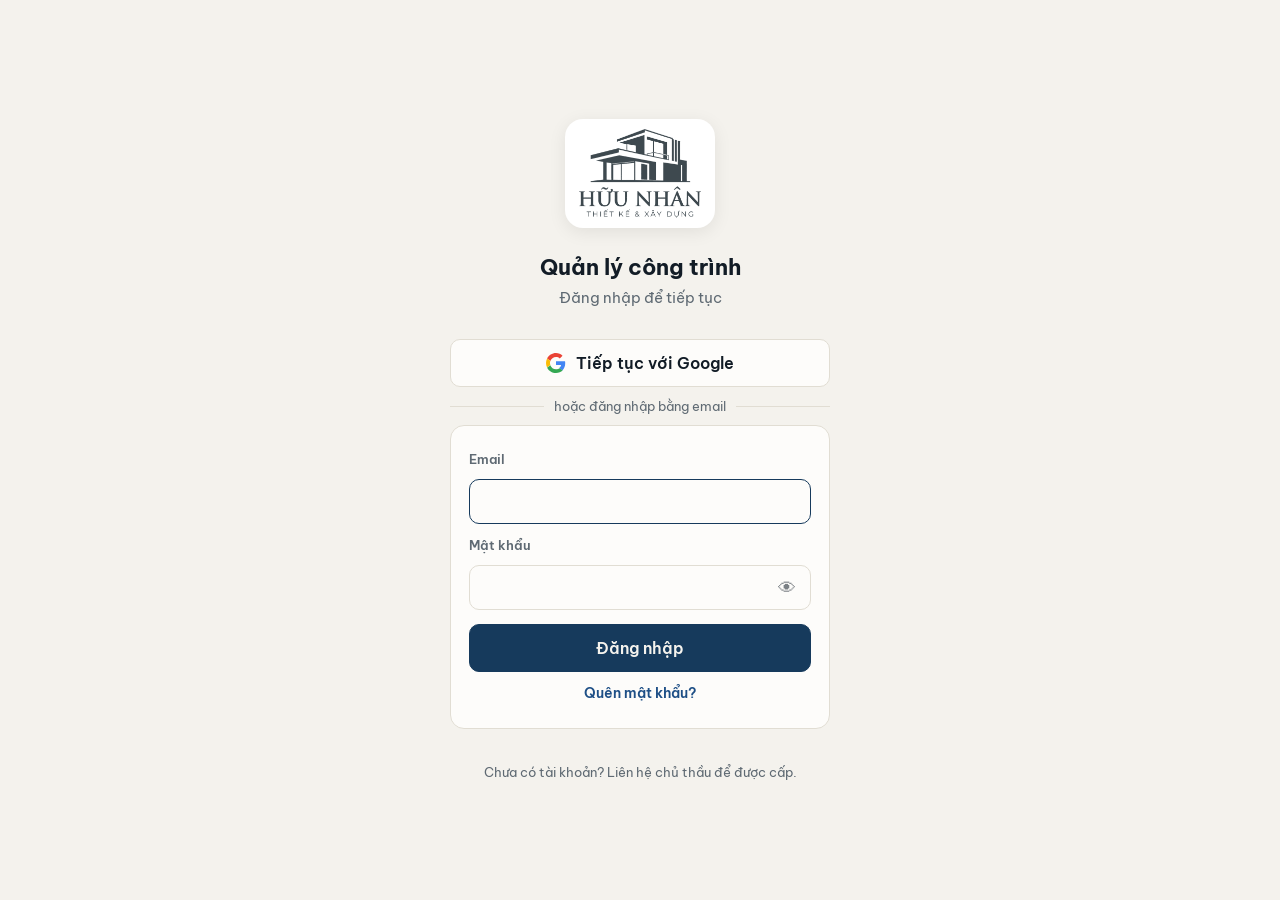
<file: xaydung/index.html>
<!DOCTYPE html>
<html lang="vi">
<head>
<meta charset="UTF-8">
<meta name="viewport" content="width=device-width, initial-scale=1, viewport-fit=cover">
<title>Hữu Nhân – Quản lý công trình</title>
<meta name="description" content="Quản lý dự án xây dựng: báo giá, nhật ký thi công, chi phí">
<meta name="theme-color" content="#163a5c">
<meta name="apple-mobile-web-app-capable" content="yes">
<meta name="mobile-web-app-capable" content="yes">
<meta name="apple-mobile-web-app-status-bar-style" content="default">
<meta name="apple-mobile-web-app-title" content="Hữu Nhân">
<link rel="manifest" href="manifest.webmanifest">
<link rel="icon" href="icon.svg" type="image/svg+xml">
<link rel="apple-touch-icon" href="icon-180.png">
<link rel="stylesheet" href="https://fonts.googleapis.com/css2?family=Be+Vietnam+Pro:wght@400;500;600;700;800&display=swap">
<link rel="stylesheet" href="style.css">
</head>
<body>
<nav id="nav" aria-label="Điều hướng chính"></nav>
<div id="shell">
  <header id="top">
    <h1 id="title"></h1>
    <button id="syncChip" class="syncchip" data-act="tab" data-id="settings" hidden></button>
    <select id="pfilter" aria-label="Lọc theo dự án"></select>
  </header>
  <main id="main"></main>
</div>
<button id="fab" data-act="add" aria-label="Thêm mới">+</button>
<div id="overlay" hidden></div>
<div id="viewer" hidden data-act="closeViewer"><img alt="Ảnh nhật ký"></div>
<div id="toast" role="status" aria-live="polite"></div>
<div id="print"></div>
<div id="gate" hidden>
  <div class="g-box">
    <img src="logo.png" alt="Hữu Nhân – Thiết kế &amp; Xây dựng" class="g-logo">
    <h1>Quản lý công trình</h1>
    <p class="g-sub">Đăng nhập để tiếp tục</p>
    <div class="g-load"><span class="g-spin"></span> Đang mở…</div>
    <div id="gLogin" hidden>
      <div id="gAccts"></div>
      <div id="gOther">
        <button class="btn g-google" type="button" id="gGoogle"><svg viewBox="0 0 48 48" width="20" height="20" aria-hidden="true"><path fill="#EA4335" d="M24 9.5c3.5 0 6.6 1.2 9 3.5l6.7-6.7C35.6 2.4 30.2 0 24 0 14.6 0 6.6 5.4 2.6 13.3l7.8 6C12.3 13.5 17.6 9.5 24 9.5z"/><path fill="#4285F4" d="M46.1 24.6c0-1.6-.1-3.1-.4-4.6H24v9h12.4c-.5 2.9-2.2 5.3-4.6 7l7.4 5.7c4.3-4 6.9-9.9 6.9-17.1z"/><path fill="#FBBC05" d="M10.4 28.7c-.5-1.4-.8-3-.8-4.7s.3-3.2.8-4.7l-7.8-6C.9 16.6 0 20.2 0 24s.9 7.4 2.6 10.7l7.8-6z"/><path fill="#34A853" d="M24 48c6.5 0 11.9-2.1 15.9-5.8l-7.4-5.7c-2.1 1.4-4.8 2.3-8.5 2.3-6.4 0-11.7-4-13.6-9.6l-7.8 6C6.6 42.6 14.6 48 24 48z"/></svg>Tiếp tục với Google</button>
        <div class="g-or"><span>hoặc đăng nhập bằng email</span></div>
        <form id="gForm">
          <label for="gEmail">Email</label><input id="gEmail" type="email" autocomplete="username" autocapitalize="off" autocorrect="off" spellcheck="false" required>
          <label for="gPass">Mật khẩu</label><div class="g-pw"><input id="gPass" type="password" autocomplete="current-password" required><button type="button" class="g-eye" id="gEye" aria-label="Hiện mật khẩu" aria-pressed="false">👁</button></div>
          <button class="btn primary" type="submit">Đăng nhập</button>
          <button class="linkbtn g-forgot" type="button" id="gForgot">Quên mật khẩu?</button>
        </form>
      </div>
      <p id="gErr" class="g-err" role="alert"></p>
      <p class="g-hint">Chưa có tài khoản? Liên hệ chủ thầu để được cấp.</p>
    </div>
    <div id="gPend" hidden>
      <div class="g-acct g-pwho" id="gPendWho"></div>
      <p class="g-pmsg" id="gPendMsg"></p>
      <div class="g-pbtn"><button class="btn primary" type="button" id="gPendCheck">⟳ Kiểm tra lại</button><button class="btn" type="button" id="gPendOut">Đăng xuất</button></div>
    </div>
    <form id="gNew" hidden>
      <label for="gNewPass">Mật khẩu mới (ít nhất 6 ký tự)</label><input id="gNewPass" type="password" autocomplete="new-password" required>
      <label for="gNewPass2">Nhập lại mật khẩu mới</label><input id="gNewPass2" type="password" autocomplete="new-password" required>
      <p id="gNewErr" class="g-err" role="alert"></p>
      <button class="btn primary" type="submit">Lưu mật khẩu mới</button>
    </form>
  </div>
</div>
<script src="config.js"></script>
<script src="app.js"></script>
<script src="sync.js"></script>
<script src="docs.js"></script>
<script src="accept.js"></script>
<script src="share.js"></script>
<script src="progress.js"></script>
<script src="crew.js"></script>
</body>
</html>
</file>
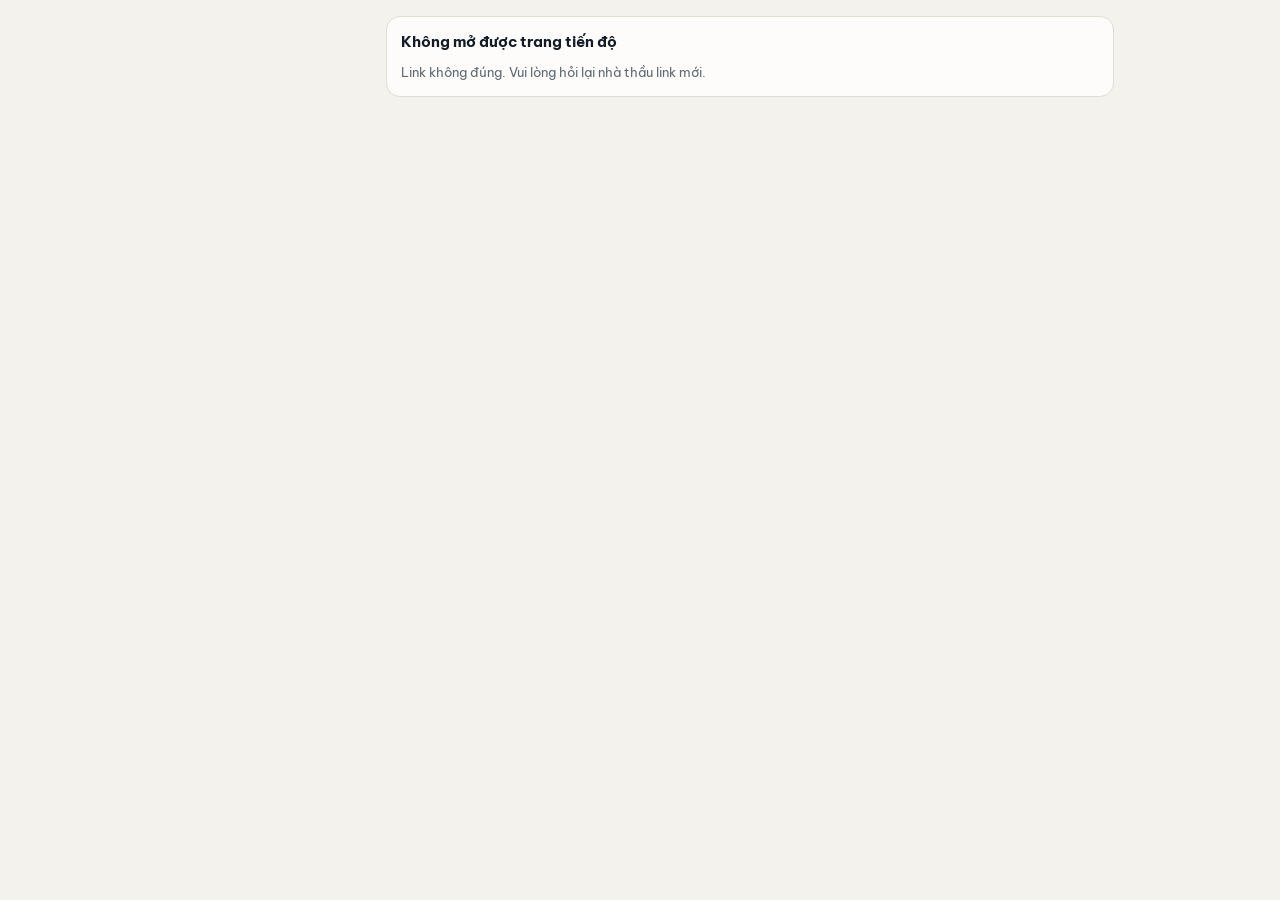
<file: xaydung/xem.html>
<!DOCTYPE html>
<html lang="vi">
<head>
<meta charset="UTF-8">
<meta name="viewport" content="width=device-width, initial-scale=1, viewport-fit=cover">
<title>Tiến độ công trình – Hữu Nhân</title>
<meta name="robots" content="noindex, nofollow">
<meta name="referrer" content="no-referrer">
<meta name="theme-color" content="#163a5c">
<link rel="icon" href="icon.svg" type="image/svg+xml">
<link rel="stylesheet" href="https://fonts.googleapis.com/css2?family=Be+Vietnam+Pro:wght@400;500;600;700;800&display=swap">
<link rel="stylesheet" href="style.css">
<style>
  .xv { max-width: 760px; margin: 0 auto; padding: 16px 16px calc(28px + var(--sab)); }
  .xv-top { display: flex; align-items: center; gap: 10px; margin-bottom: 14px; }
  .xv-top img { width: 64px; height: auto; background: #fff; border-radius: 10px; padding: 4px; }
  .xv-top .co { font-weight: 700; font-size: 14px; } .xv-top .ph { font-size: 13px; color: var(--muted); } .xv-top .ph a { color: var(--blue); font-weight: 700; text-decoration: none; }
  .xv ul { margin: 4px 0; padding-left: 20px; }
  .xv h1 { font-size: 22px; line-height: 1.25; }
  .xv h2 { font-size: 16px; margin: 22px 0 10px; }
  .xv-cover { width: 100%; aspect-ratio: 16 / 9; object-fit: cover; border-radius: var(--radius); display: block; margin-bottom: 12px; background: var(--gray-soft); }
  .xv-pct { font-size: 40px; font-weight: 800; line-height: 1; }
  .xv-bar { height: 12px; margin-top: 10px; }
  .xv-kv { display: grid; grid-template-columns: repeat(3, minmax(0, 1fr)); gap: 8px; margin-top: 12px; }
  .xv-kv div { background: var(--bg); border-radius: 10px; padding: 8px 10px; } .xv-kv small { display: block; color: var(--muted); font-size: 12px; } .xv-kv b { font-size: 15px; }
  .xv-g { border: 1px solid var(--line); border-radius: 12px; background: var(--card); margin-bottom: 8px; overflow: hidden; }
  .xv-g > summary { list-style: none; display: flex; align-items: center; gap: 10px; padding: 11px 12px; cursor: pointer; font-weight: 600; }
  .xv-g > summary::-webkit-details-marker { display: none; }
  .xv-g > summary .grow { flex: 1; min-width: 0; }
  .xv-g[open] > summary { border-bottom: 1px solid var(--line); }
  .xv-t { padding: 9px 12px; border-top: 1px solid var(--line); }
  .xv-t:first-of-type { border-top: 0; }
  .xv-t .row { align-items: flex-start; }
  .xv-ths { display: flex; gap: 6px; margin-top: 6px; overflow-x: auto; }
  .xv-ths img, .xv-gal img { width: 84px; height: 84px; object-fit: cover; border-radius: 8px; flex: none; cursor: zoom-in; background: var(--gray-soft); display: block; }
  .xv-gal { display: grid; grid-template-columns: repeat(auto-fill, minmax(104px, 1fr)); gap: 6px; }
  .xv-gal img { width: 100%; height: auto; aspect-ratio: 1; }
  .xv-log { padding: 10px 0; border-top: 1px solid var(--line); } .xv-log:first-child { border-top: 0; }
  .xv-pre { white-space: pre-wrap; }
  .dot { display: inline-block; width: 10px; height: 10px; border-radius: 50%; flex: none; margin-top: 5px; background: var(--line); }
  .dot.done { background: var(--st-done); } .dot.doing { background: var(--st-doing); } .dot.late { background: var(--st-late); }
  #lb { position: fixed; inset: 0; background: rgba(0, 0, 0, .9); display: flex; align-items: center; justify-content: center; z-index: 50; }
  #lb[hidden] { display: none; } #lb img { max-width: 100vw; max-height: 100vh; object-fit: contain; }
  .xv-foot { text-align: center; color: var(--muted); font-size: 12.5px; margin-top: 26px; }
  @media (max-width: 480px) { .xv-kv { grid-template-columns: minmax(0, 1fr) minmax(0, 1fr); } .xv-kv div:last-child { grid-column: 1 / -1; } }
</style>
</head>
<body>
<main class="xv" id="xv"><p class="muted">Đang tải tiến độ công trình…</p></main>
<div id="lb" hidden><img alt="Ảnh công trình"></div>
<script src="config.js"></script>
<script src="xem.js"></script>
</body>
</html>
</file>
<file: xaydung/style.css>
:root {
  /* Bảng màu thương hiệu Xây dựng Hữu Nhân */
  --ink: #121c26; --paper: #f4f2ed; --blueprint: #163a5c; --brick: #b4532f; --sun: #f2b866; --concrete: #8d9499;
  --bg: var(--paper); --card: #fdfcfa; --text: var(--ink); --muted: #5f6a73; --line: #e1ddd3;
  --accent: var(--blueprint); --accent-soft: #e1e9f1; --on-accent: var(--paper);
  --fab: var(--sun); --on-fab: #1a1206; --bar: var(--brick);
  --green: #2e6b4f; --green-soft: #e1efe7; --red: #b4532f; --red-soft: #f7e6de;
  --blue: #1e4f86; --blue-soft: #e1e9f1; --warm-soft: #fbedd3; --warm: #8a5a12; --gray-soft: #e9e6de;
  --radius: 14px; --nav-h: 60px;
  --sab: env(safe-area-inset-bottom, 0px); --sat: env(safe-area-inset-top, 0px);
}
@media (prefers-color-scheme: dark) {
  :root {
    --bg: var(--ink); --card: #1a2733; --text: var(--paper); --muted: #9aa5ad; --line: #2b3a48;
    --accent: var(--sun); --accent-soft: #2c3642; --on-accent: #1a1206;
    --green: #6fc49a; --green-soft: #173327; --red: #e58a66; --red-soft: #3b231a;
    --blue: #8db8e8; --blue-soft: #1b3047; --warm-soft: #3a2f1a; --warm: var(--sun); --gray-soft: #243240;
  }
}
* { box-sizing: border-box; }
html { -webkit-text-size-adjust: 100%; }
body {
  margin: 0; background: var(--bg); color: var(--text);
  font: 15px/1.45 "Be Vietnam Pro", -apple-system, BlinkMacSystemFont, "Segoe UI", Roboto, "Helvetica Neue", Arial, sans-serif;
  -webkit-tap-highlight-color: transparent;
}
button, input, select, textarea { font: inherit; color: inherit; }
button { cursor: pointer; }
h1, h2, h3, p { margin: 0; }

/* ---------- Layout ---------- */
#shell { padding-bottom: calc(var(--nav-h) + var(--sab) + 84px); }
#top {
  position: sticky; top: 0; z-index: 5; display: flex; align-items: center; gap: 10px;
  padding: calc(10px + var(--sat)) 16px 10px; background: var(--bg);
  border-bottom: 1px solid var(--line);
}
#title { font-size: 20px; font-weight: 800; letter-spacing: -.01em; flex: 1; white-space: nowrap; }
#pfilter { max-width: 55%; }
.syncchip { flex: none; display: inline-flex; align-items: center; gap: 5px; border: 1px solid var(--line); background: var(--card); color: var(--muted); border-radius: 99px; padding: 5px 10px; font-size: 12.5px; font-weight: 600; white-space: nowrap; }
.syncchip[hidden] { display: none; }
.syncchip.ok { color: var(--green); }
.syncchip.warn { color: var(--red); border-color: currentColor; }
@media (max-width: 520px) { .syncchip span { display: none; } .syncchip { padding: 5px 9px; } }
#main { padding: 14px 16px; max-width: 1100px; margin: 0 auto; }

#nav {
  position: fixed; left: 0; right: 0; bottom: 0; z-index: 10; display: flex;
  background: var(--card); border-top: 1px solid var(--line); padding-bottom: var(--sab);
}
#nav .brand { display: none; }
#nav button {
  flex: 1; height: var(--nav-h); border: 0; background: none; color: var(--muted);
  display: flex; flex-direction: column; align-items: center; justify-content: center; gap: 2px;
  font-size: 10.5px; font-weight: 600; padding: 0; white-space: nowrap;
}
#nav button svg { width: 23px; height: 23px; }
#nav button.on { color: var(--accent); }

#fab {
  position: fixed; right: 18px; bottom: calc(var(--nav-h) + var(--sab) + 16px); z-index: 9;
  width: 58px; height: 58px; border-radius: 50%; border: 0; background: var(--fab); color: var(--on-fab);
  font-size: 32px; line-height: 1; box-shadow: 0 6px 18px rgba(0,0,0,.25);
}

@media (min-width: 900px) {
  body { padding-left: 220px; }
  #nav {
    top: 0; right: auto; width: 220px; flex-direction: column; border-top: 0;
    border-right: 1px solid var(--line); padding: 16px 10px; gap: 4px;
  }
  #nav { background: var(--ink); border-right-color: var(--ink); }
  #nav button { color: rgba(244,242,237,.72); }
  #nav button.on { background: rgba(244,242,237,.1); color: var(--sun); }
  #nav .brand { display: flex; align-items: center; gap: 10px; color: var(--paper); padding: 4px 10px 18px; }
  #nav .brand b { display: block; font-weight: 800; font-size: 16px; letter-spacing: .12em; line-height: 1; }
  #nav .brand small { display: block; white-space: nowrap; font-size: 10px; letter-spacing: .08em; text-transform: uppercase; opacity: .7; margin-top: 5px; }
  #nav .brand img { width: 34px; height: 34px; border-radius: 8px; }
  #nav button { flex: none; flex-direction: row; justify-content: flex-start; gap: 12px; height: 46px; padding: 0 12px; border-radius: 10px; font-size: 14.5px; }
  #shell { padding-bottom: 100px; }
  #fab { bottom: 28px; right: 28px; }
  #top { padding: 16px 24px; }
  #main { padding: 20px 24px; }
}

/* ---------- Components ---------- */
.card { min-width: 0; background: var(--card); border: 1px solid var(--line); border-radius: var(--radius); padding: 14px; }
.list { display: grid; gap: 10px; grid-template-columns: minmax(0, 1fr); }
@media (min-width: 900px) { .list.cols { grid-template-columns: minmax(0, 1fr) minmax(0, 1fr); } }
.row { display: flex; align-items: center; gap: 10px; }
.row .grow { flex: 1; min-width: 0; }
.between { justify-content: space-between; }
.wrap { flex-wrap: wrap; row-gap: 2px; }
.muted { color: var(--muted); }
.small { font-size: 13px; }
.bold { font-weight: 700; }
.num { font-variant-numeric: tabular-nums; white-space: nowrap; }
.pos { color: var(--green); } .neg { color: var(--red); }
.clip { overflow: hidden; text-overflow: ellipsis; white-space: nowrap; }
.pre { white-space: pre-wrap; overflow-wrap: anywhere; }
.mt { margin-top: 10px; } .mb { margin-bottom: 12px; }
.tap { cursor: pointer; }
.tap:active { opacity: .7; }

.stats { display: grid; grid-template-columns: minmax(0, 1fr) minmax(0, 1fr); gap: 10px; margin-bottom: 14px; }
@media (min-width: 700px) { .stats { grid-template-columns: repeat(4, 1fr); } .stats.three { grid-template-columns: repeat(3, 1fr); } }
.stat { background: var(--card); border: 1px solid var(--line); border-radius: var(--radius); padding: 12px 14px; }
.stats.three { grid-template-columns: repeat(3, minmax(0, 1fr)); }
.stats.three .stat { padding: 10px; }
.stats.three .v { font-size: 16px; }
.stat .k { font-size: 12.5px; color: var(--muted); }
.stat .v { font-size: 19px; font-weight: 700; margin-top: 2px; }

.badge { display: inline-block; padding: 2px 9px; border-radius: 99px; font-size: 12px; font-weight: 600; background: var(--gray-soft); color: var(--muted); white-space: nowrap; }
.badge.green { background: var(--green-soft); color: var(--green); }
.badge.orange { background: var(--warm-soft); color: var(--warm); }
.badge.blue { background: var(--blue-soft); color: var(--blue); }
.badge.red { background: var(--red-soft); color: var(--red); }

.bar { height: 8px; border-radius: 99px; background: var(--gray-soft); overflow: hidden; }
.bar > i { display: block; height: 100%; border-radius: 99px; background: var(--bar); }
.bar > i.over { background: var(--red); }
.bar > i.ok { background: var(--green); }

.btn {
  border: 1px solid var(--line); background: var(--card); border-radius: 10px; padding: 9px 14px;
  font-weight: 600; min-height: 42px; display: inline-flex; align-items: center; justify-content: center; gap: 6px;
}
.btn.primary { background: var(--accent); border-color: var(--accent); color: var(--on-accent); }
.btn.danger { color: var(--red); }
.btn.sm { min-height: 34px; padding: 5px 11px; font-size: 13px; }
.btns { display: flex; flex-wrap: wrap; gap: 8px; }
.linkbtn { border: 0; background: none; color: var(--blue); font-weight: 600; padding: 6px 0; font-size: 13.5px; }

.chips { display: flex; gap: 8px; overflow-x: auto; margin-bottom: 12px; padding-bottom: 2px; }
.chip { border: 1px solid var(--line); background: var(--card); border-radius: 99px; padding: 6px 14px; font-size: 13.5px; font-weight: 600; white-space: nowrap; color: var(--muted); }
.chip.on { background: var(--accent); border-color: var(--accent); color: var(--on-accent); }

.empty { text-align: center; padding: 40px 16px; color: var(--muted); }
.empty .big { font-size: 44px; }
.empty h3 { color: var(--text); margin: 8px 0 6px; }
.empty .btns { justify-content: center; margin-top: 16px; }

input, select, textarea {
  width: 100%; border: 1px solid var(--line); background: var(--card); border-radius: 10px;
  padding: 10px 12px; min-height: 44px; font-size: 16px; outline: none;
}
textarea { min-height: 84px; resize: vertical; }
input:focus, select:focus, textarea:focus { border-color: var(--accent); }
label { display: block; font-size: 13px; font-weight: 600; color: var(--muted); margin-bottom: 4px; }
.fields { display: grid; grid-template-columns: minmax(0, 1fr) minmax(0, 1fr); gap: 12px; }
.fields .full { grid-column: 1 / -1; }
.right { text-align: right; }

.thumbs { display: flex; flex-wrap: wrap; gap: 8px; margin-top: 8px; }
.thumbs .ph { position: relative; }
.thumbs img { width: 72px; height: 72px; object-fit: cover; border-radius: 10px; background: var(--gray-soft); display: block; cursor: pointer; }
.thumbs .ph button { position: absolute; top: -6px; right: -6px; width: 24px; height: 24px; border-radius: 50%; border: 0; background: var(--red); color: #fff; line-height: 1; }

.frow { display: flex; align-items: center; gap: 10px; padding: 8px 10px; border: 1px solid var(--line); border-radius: 10px; margin-top: 6px; background: var(--card); min-height: 42px; }
.frow .grow { flex: 1; min-width: 0; }
.frow button { border: 0; background: none; color: var(--red); font-size: 20px; line-height: 1; padding: 0 4px; }
/* Ảnh phối cảnh trên thẻ dự án */
.pcard { overflow: hidden; }
.pcard .cover.add { display: flex; align-items: center; justify-content: center; aspect-ratio: 16 / 5; border: 0; border-bottom: 1px dashed var(--line); color: var(--muted); font-weight: 600; font-size: 14px; cursor: pointer; }
.pcard .cover.add:hover { color: var(--accent); }
.pcard .cover { display: block; width: calc(100% + 28px); max-width: none; margin: -14px -14px 12px; aspect-ratio: 16 / 10; object-fit: cover; object-position: center 40%; background: var(--gray-soft); cursor: zoom-in; }

/* Soạn hợp đồng */
.ctgrid { display: grid; gap: 16px; }
@media (min-width: 900px) { .ctgrid { grid-template-columns: 340px minmax(0, 1fr); align-items: start; } }
.paper { background: #fff; color: #111; border: 1px solid var(--line); border-radius: 8px; padding: 24px 28px; font: 15px/1.5 "Times New Roman", Times, serif; max-height: 75vh; overflow: auto; outline: none; }
.paper:focus { border-color: var(--accent); }
@media (max-width: 600px) { .paper { padding: 14px; font-size: 14px; } }
.ct h1 { font-size: 1.2em; text-align: center; margin: 10px 0 2px; }
.ct h2 { font-size: 1em; margin: 14px 0 4px; }
.ct p { margin: 4px 0; }
.ct ul, .ct ol { margin: 2px 0; padding-left: 22px; }
.ct table { border-collapse: collapse; width: 100%; margin: 6px 0; }
.ct th, .ct td { border: 1px solid #333; padding: 4px 6px; vertical-align: top; text-align: left; }
.ct th { background: #f0f0f0; }
.ct .c { text-align: center; } .ct .r { text-align: right; white-space: nowrap; }
.ct table.nb td { border: 0; }
.ct table.qt th, .ct table.qt td { padding: 3px 6px; font-size: .9em; line-height: 1.35; }
.ct table.qt th { font-size: .82em; }
.ct table.signs { margin-top: 24px; page-break-inside: avoid; }
/* Màu trạng thái tiến độ (đã kiểm phân biệt được với người mù màu, sáng và tối) */
:root { --st-done: #2f855a; --st-doing: #c98a12; --st-late: #c0392b; }
@media (prefers-color-scheme: dark) { :root { --st-done: #2f9a68; --st-doing: #c98a16; --st-late: #e8546a; } }
.warn { color: var(--warm); font-weight: 600; }
.due-card { border-color: var(--st-doing); }
.pay-card .pay-row { display: flex; align-items: center; gap: 10px; padding: 8px 0; border-top: 1px solid var(--line); }
.pay-card .pay-row:first-of-type { margin-top: 8px; }
.pay-card .pay-row.paid { opacity: .7; }
.pay-card .pay-row.due { background: var(--warm-soft); margin: 0 -14px; padding: 8px 14px; }
.pay-card details summary { cursor: pointer; color: var(--blue); font-weight: 600; padding: 4px 0; }
.kvrow.plink { grid-template-columns: minmax(0, 1fr) minmax(0, 1.6fr); }
.kvrow.plink select { min-height: 38px; padding: 6px 8px; font-size: 14px; }
.sheet.xwide { max-width: min(1240px, 96vw); }
/* Biểu đồ thời gian */
.gt-legend { display: flex; flex-wrap: wrap; gap: 6px 14px; margin: 0 0 8px; color: var(--muted); }
.gt-legend .sw { display: inline-block; width: 18px; height: 6px; border-radius: 3px; margin-right: 5px; vertical-align: middle; }
.gt-legend .sw.plan { height: 12px; background: var(--gray-soft); border: 1px solid var(--line); border-radius: 4px; }
.sw.done, .gt-act.done { background: var(--st-done); }
.sw.doing, .gt-act.doing { background: var(--st-doing); }
.sw.late, .gt-act.late { background: var(--st-late); }
.gt-legend .sw.today { width: 0; height: 12px; border-left: 2px dashed var(--accent); border-radius: 0; }
.gantt { overflow-x: auto; border: 1px solid var(--line); border-radius: 12px; background: var(--card); -webkit-overflow-scrolling: touch; }
.gt-in { position: relative; width: max-content; min-width: 100%; }
.gt-row { display: flex; height: 30px; border-top: 1px solid var(--line); cursor: pointer; }
.gt-row:hover .gt-name { color: var(--accent); }
.gt-row.gt-head { height: 26px; border-top: 0; cursor: default; }
.gt-row.g { background: var(--gray-soft); cursor: default; }
.gt-name { position: sticky; left: 0; z-index: 2; flex: none; background: var(--card); padding: 0 10px; display: flex; align-items: center; font-size: 12.5px; overflow: hidden; white-space: nowrap; text-overflow: ellipsis; border-right: 1px solid var(--line); }
.gt-name { display: block; line-height: 30px; }
.gt-row.g .gt-name { background: var(--gray-soft); font-weight: 700; }
.gt-row.gt-head .gt-name { line-height: 26px; }
.gt-track { position: relative; flex: none; overflow: hidden; background-image: repeating-linear-gradient(90deg, var(--line) 0 1px, transparent 1px var(--wk)); background-position: var(--off) 0; }
.gt-head .gt-track span { position: absolute; top: 5px; padding-left: 3px; font-size: 11px; color: var(--muted); white-space: nowrap; }
.gt-plan { position: absolute; top: 8px; height: 14px; border-radius: 4px; background: var(--gray-soft); border: 1px solid var(--line); box-sizing: border-box; }
.gt-row.g .gt-plan { top: 12px; height: 6px; border: 0; background: var(--muted); opacity: .45; }
.gt-act { position: absolute; top: 12px; height: 6px; border-radius: 3px; box-shadow: 0 0 0 2px var(--card); }
.gt-g { position: absolute; top: 6px; font-size: 12px; line-height: 18px; }
.gt-g.done { color: var(--st-done); } .gt-g.late { color: var(--st-late); }
.gt-pay { position: absolute; top: 6px; font-size: 12px; line-height: 18px; }
.gt-today { position: absolute; top: 0; bottom: 0; width: 0; border-left: 2px dashed var(--accent); z-index: 1; pointer-events: none; }
.gt-today span { position: absolute; top: 4px; left: 4px; font-size: 10.5px; color: var(--accent); font-weight: 700; white-space: nowrap; background: var(--card); padding: 0 3px; border-radius: 4px; }
.gt-tip { position: fixed; z-index: 60; background: #1d232b; color: #fff; font-size: 12.5px; line-height: 1.45; padding: 8px 10px; border-radius: 8px; white-space: pre-line; pointer-events: none; max-width: 300px; box-shadow: 0 6px 18px rgba(0,0,0,.25); }
.gt-tip[hidden] { display: none; }
/* Tiến độ */
.prog { margin-top: 10px; padding-top: 10px; border-top: 1px dashed var(--line); }
.pg-group { border: 1px solid var(--line); border-radius: 12px; margin-bottom: 10px; background: var(--card); overflow: hidden; }
.pg-gh { display: flex; align-items: center; gap: 8px; padding: 10px 12px; cursor: pointer; background: var(--gray-soft); }
.pg-group.gdone .pg-gh b { color: var(--green); }
.pg-arrow { width: 14px; color: var(--muted); }
.pg-t { display: flex; align-items: center; gap: 10px; padding: 9px 12px; border-top: 1px solid var(--line); }
.pg-t > .grow { flex: 1; }
.pg-nm { overflow-wrap: anywhere; }
.pg-t.done .pg-nm { color: var(--muted); }
.pg-ck { flex: none; width: 32px; height: 32px; border-radius: 50%; border: 2px solid var(--line); background: var(--card); color: #fff; font-weight: 800; font-size: 16px; line-height: 1; padding: 0; }
.pg-t.done .pg-ck { background: var(--green); border-color: var(--green); }
.pg-t.late .pg-ck { border-color: var(--red); }
.pg-t.doing .pg-ck { border-color: var(--accent); }
.pg-t .badge { flex: none; }
.pg-gf { border-top: 1px solid var(--line); padding: 4px 12px; text-align: right; }
.catrow { display: grid; grid-template-columns: 110px 1fr auto; gap: 10px; align-items: center; font-size: 13.5px; padding: 4px 0; }

/* ---------- Sheet (form) ---------- */
#overlay { position: fixed; inset: 0; z-index: 20; background: rgba(0,0,0,.45); display: flex; align-items: flex-end; justify-content: center; }
#overlay[hidden], #viewer[hidden] { display: none; }
.sheet {
  background: var(--bg); width: 100%; max-width: 640px; max-height: 94vh; max-height: 94dvh;
  border-radius: 18px 18px 0 0; display: flex; flex-direction: column; overflow: hidden;
}
.sheet.wide { max-width: 900px; height: 94vh; height: 94dvh; }
.sheet > header { display: flex; align-items: center; gap: 8px; padding: 12px 14px; border-bottom: 1px solid var(--line); background: var(--card); }
.sheet > header h2 { flex: 1; font-size: 17px; }
.sheet .body { padding: 14px; overflow-y: auto; flex: 1; -webkit-overflow-scrolling: touch; }
.sheet > footer { padding: 10px 14px calc(10px + var(--sab)); border-top: 1px solid var(--line); background: var(--card); display: flex; gap: 8px; }
.sheet > footer .btn.primary { flex: 1; }
@media (min-width: 700px) { #overlay { align-items: center; } .sheet { border-radius: 18px; } }

/* ---------- Quote editor ---------- */
.qi { background: var(--card); border: 1px solid var(--line); border-radius: 12px; padding: 10px; margin-bottom: 8px; display: grid; gap: 8px; grid-template-columns: 1fr 1fr 1.4fr 34px; align-items: center; }
.qi .nm { grid-column: 1 / 4; }
.qi .del { grid-column: 4; grid-row: 1; border: 0; background: none; color: var(--red); font-size: 22px; height: 44px; }
.qi .tt { grid-column: 1 / -1; text-align: right; font-weight: 700; font-size: 13.5px; }
.qi input { padding: 8px 10px; }
.qi.flash { animation: qflash 1.6s ease-out; }
@keyframes qflash { 0%, 30% { box-shadow: 0 0 0 2px var(--accent); background: var(--accent-soft); } 100% { box-shadow: none; } }
.qi input[readonly] { background: var(--gray-soft); color: var(--muted); }
/* Có diện tích × hệ số */
.qi.k { grid-template-columns: repeat(3, 1fr) 34px; }
.qi.k .nm { grid-column: 1 / 4; }
.qi.k .un { grid-column: 1; } .qi.k .ar { grid-column: 2; } .qi.k .cf { grid-column: 3; }
.qi.k .ql { grid-column: 1; } .qi.k .pr { grid-column: 2 / 4; }
/* Dòng nhóm */
.qi.h { grid-template-columns: 1fr auto 34px; background: var(--accent-soft); }
.qi.h .nm { grid-column: 1; font-weight: 700; }
.qi.h .tt { grid-column: 2; grid-row: 1; }
.qi.h .del { grid-column: 3; grid-row: 1; }
.kvrow, .payrow { display: grid; gap: 8px; margin-bottom: 8px; align-items: center; }
.kvrow { grid-template-columns: minmax(0, 1fr) minmax(0, 2fr) 34px; }
.payrow { grid-template-columns: 72px 14px minmax(0, 1fr) 34px; }
.kvrow input, .payrow input { padding: 8px 10px; }
.del { border: 0; background: none; color: var(--red); font-size: 22px; height: 44px; padding: 0; }
label.chk { display: inline-flex; align-items: center; gap: 6px; margin: 0; font-size: 13.5px; color: var(--text); }
label.chk input { width: 18px; min-height: 18px; height: 18px; margin: 0; }
@media (min-width: 700px) {
  .qi { grid-template-columns: 3fr 80px 90px 140px 130px 34px; }
  .qi .nm { grid-column: auto; } .qi .del { grid-column: auto; grid-row: auto; } .qi .tt { grid-column: 5; grid-row: 1; }
  .qi.k { grid-template-columns: 3fr 64px 84px 72px 92px 120px 130px 34px; }
  .qi.k .nm, .qi.k .un, .qi.k .ar, .qi.k .cf, .qi.k .ql, .qi.k .pr { grid-column: auto; }
  .qi.k .tt { grid-column: 7; grid-row: 1; } .qi.k .del { grid-column: 8; grid-row: 1; }
}
.totals { margin-top: 12px; }
.totals .row { padding: 5px 0; }
.totals .grand { font-size: 18px; font-weight: 800; border-top: 1px solid var(--line); margin-top: 6px; padding-top: 10px; }
.totals input { width: 76px; min-height: 36px; padding: 4px 8px; text-align: right; }

#viewer { position: fixed; inset: 0; z-index: 40; background: rgba(0,0,0,.92); display: flex; align-items: center; justify-content: center; }
#viewer img { max-width: 100%; max-height: 100%; }
#toast { position: fixed; left: 50%; bottom: calc(var(--nav-h) + var(--sab) + 90px); transform: translateX(-50%); z-index: 50; background: #222; color: #fff; padding: 10px 18px; border-radius: 99px; font-size: 14px; opacity: 0; pointer-events: none; transition: opacity .2s; max-width: 90vw; text-align: center; }
#toast.show { opacity: 1; }

/* ---------- Print ---------- */
#print { display: none; }
@media print {
  body { padding: 0; background: #fff; color: #000; }
  body > *:not(#print) { display: none !important; }
  #print { display: block; font: 12.5px/1.45 "Times New Roman", serif; color: #000; }
  #print h1 { font-size: 20px; text-align: center; margin: 14px 0 4px; }
  #print table { width: 100%; border-collapse: collapse; margin-top: 10px; }
  #print th, #print td { border: 1px solid #444; padding: 5px 7px; vertical-align: top; }
  #print th { background: #eee; }
  #print .r { text-align: right; white-space: nowrap; } #print .c { text-align: center; }
  #print .sign { display: flex; justify-content: space-around; margin-top: 30px; text-align: center; page-break-inside: avoid; }
  #print .sign div { min-height: 90px; }
  #print .entry { border-bottom: 1px solid #999; padding: 8px 0; page-break-inside: avoid; }
  #print .pimgs img { width: 150px; height: 110px; object-fit: cover; margin: 4px 4px 0 0; }
  #print .pre { white-space: pre-wrap; }
  /* Hợp đồng */
  #print .ct { font: 13pt/1.45 "Times New Roman", Times, serif; }
  #print .ct h1 { font-size: 15pt; margin: 10px 0 2px; }
  #print .ct table { margin-top: 6px; }
  #print .ct th, #print .ct td { border: 1px solid #000; }
  #print .ct table.nb td { border: 0; }
  #print .ct h2 { page-break-after: avoid; }
  /* Báo giá / khái toán theo mẫu Hữu Nhân */
  #print .hn, #print .hn * { -webkit-print-color-adjust: exact; print-color-adjust: exact; }
  #print .hn { font: 13px/1.45 "Be Vietnam Pro", Arial, sans-serif; background: #f6f2e9; border: 1px solid #e4dccb; border-radius: 16px; padding: 22px 30px; color: #262a30; }
  #print .hn .logo { text-align: center; color: #2f3237; }
  #print .hn .logo img { width: 150px; height: auto; display: inline-block; }
  #print .hn .logo .nm { font: 600 16px/1.1 "Times New Roman", serif; letter-spacing: .08em; }
  #print .hn .logo .tg { font-size: 7px; letter-spacing: .22em; }
  #print .hn h1 { font-size: 30px; font-weight: 800; text-align: center; margin: 8px 0 2px; letter-spacing: -.01em; line-height: 1.15; }
  #print .hn .sub { text-align: center; font-size: 14px; color: #4a4f57; }
  #print .hn .sub.no { font-size: 12px; }
  #print .hn h2 { display: flex; align-items: center; gap: 10px; font-size: 16px; font-weight: 800; margin: 18px 0 8px; page-break-after: avoid; }
  #print .hn h2 i { font-style: normal; flex: none; width: 26px; height: 26px; border-radius: 50%; background: #7c9767; color: #fff; display: inline-flex; align-items: center; justify-content: center; font-size: 13px; }
  #print .hn .box { background: #fff; border: 1px solid #ebe5d8; border-radius: 12px; padding: 10px 16px; page-break-inside: avoid; }
  #print .hn table { border-collapse: separate; border-spacing: 0; margin: 0; }
  #print .hn th, #print .hn td { border: 0; background: none; }
  #print .hn table.kv td { padding: 3px 0; font-size: 13px; vertical-align: top; }
  #print .hn table.kv td:first-child { color: #6e8a58; font-weight: 700; width: 150px; padding-right: 12px; }
  #print .hn table.t { width: 100%; background: #fff; border: 1px solid #ebe5d8; border-radius: 12px; overflow: hidden; }
  #print .hn table.t th { background: #383b43; color: #fff; font-weight: 600; font-size: 11.5px; padding: 8px 7px; text-align: left; }
  #print .hn table.t td { font-size: 12.5px; padding: 6px 7px; border-top: 1px solid #efebe2; }
  #print .hn table.t .r, #print .hn table.sum .r { text-align: right; white-space: nowrap; }
  #print .hn table.t .c { text-align: center; }
  #print .hn table.t tr.g td { background: #eef0e9; font-weight: 800; }
  #print .hn table.t tr { page-break-inside: avoid; }
  #print .hn table.sum { margin: 8px 0 0 auto; width: 340px; }
  #print .hn table.sum td { padding: 2px 4px; font-size: 13px; }
  #print .hn .band { display: flex; justify-content: space-between; align-items: center; gap: 16px; background: #7c9767; color: #fff; border-radius: 12px; padding: 14px 22px; margin-top: 12px; page-break-inside: avoid; }
  #print .hn .band .l { font-size: 15px; font-weight: 700; } #print .hn .band .l.small { font-size: 12.5px; font-weight: 500; }
  #print .hn .band .v { font-size: 30px; font-weight: 800; white-space: nowrap; }
  #print .hn .words { font-size: 12px; font-style: italic; color: #555; margin-top: 6px; }
  #print .hn .cap { text-align: center; font-size: 12.5px; margin-top: 6px; }
  #print .hn .pay { display: grid; grid-template-columns: repeat(auto-fit, minmax(150px, 1fr)); gap: 10px; page-break-inside: avoid; }
  #print .hn .pay > div { background: #fff; border: 1px solid #ebe5d8; border-radius: 12px; padding: 10px 12px; }
  #print .hn .pay .pct { color: #7c9767; font-size: 26px; font-weight: 800; line-height: 1.1; }
  #print .hn .pay .lb { font-weight: 700; font-size: 13px; }
  #print .hn .pay .am { font-size: 18px; font-weight: 800; margin: 4px 0; }
  #print .hn .pay .nt { font-size: 11.5px; color: #555; }
  #print .hn .pay .dy { display: inline-block; background: #eef0e9; border-radius: 99px; padding: 2px 10px; font-size: 11px; margin-top: 6px; font-weight: 600; }
  #print .hn .two { display: grid; grid-template-columns: 1.2fr 1fr; gap: 10px; margin-top: 12px; page-break-inside: avoid; }
  #print .hn .offer { border: 2px solid #7c9767; }
  #print .hn .offer .r2 { display: flex; justify-content: space-between; gap: 10px; margin-top: 6px; }
  #print .hn .offer .r2 b { color: #5f7a4c; white-space: nowrap; }
  #print .hn ul { margin: 4px 0 0; padding-left: 18px; font-size: 12.5px; }
  #print .hn .foot { display: flex; justify-content: space-between; align-items: flex-end; gap: 16px; margin-top: 18px; padding-top: 12px; border-top: 1px solid #ddd5c3; page-break-inside: avoid; }
  #print .hn .foot small { display: block; font-size: 12px; color: #555; }
  #print .hn .foot .ph { font-size: 28px; font-weight: 800; line-height: 1.1; }
  #print .hn .foot .ad { text-align: right; font-weight: 700; font-size: 13px; }
  #print .hn .foot .ad span { font-weight: 500; }
  @page { margin: 14mm; }
}

/* Tiến độ đợt 3: thẻ Tiến độ / Nghiệm thu / Phát sinh, bảng kiểm nghiệm thu, phiếu phát sinh */
.pg-tabs { display: flex; gap: 2px; border-bottom: 1px solid var(--line); margin: -4px 0 14px; overflow-x: auto; }
.pg-tabs button { border: 0; background: none; padding: 9px 12px 8px; font-weight: 600; font-size: 14px; color: var(--muted); border-bottom: 2.5px solid transparent; white-space: nowrap; display: flex; align-items: center; gap: 6px; }
.pg-tabs button.on { color: var(--text); border-bottom-color: var(--accent); }
.pg-tabs .badge { padding: 0 7px; }
.v.warn { color: var(--warm); }
.pg-t.tap { cursor: pointer; border: 1px solid var(--line); border-radius: 10px; margin-bottom: 8px; background: var(--card); }
.pg-t.acc-wait, .pg-t.acc-fail { border-left: 4px solid var(--warm); }
.pg-t.acc-fail { border-left-color: var(--red); }
.pg-t.acc-pass .pg-nm { color: var(--muted); }
.pg-t .r { text-align: right; flex: none; }
.ac-row { display: flex; gap: 10px; align-items: flex-start; padding: 10px 0; border-top: 1px solid var(--line); }
.ac-note { margin-top: 6px; padding: 6px 9px; font-size: 13.5px; min-height: 34px; }
.seg { display: flex; flex: none; border: 1px solid var(--line); border-radius: 10px; overflow: hidden; }
.seg button { border: 0; background: var(--card); padding: 8px 10px; font-weight: 600; font-size: 13.5px; color: var(--muted); min-height: 40px; }
.seg button + button { border-left: 1px solid var(--line); }
.seg button.on.ok { background: var(--green-soft); color: var(--green); }
.seg button.on.no { background: var(--red-soft); color: var(--red); }
.ch-it { display: grid; grid-template-columns: minmax(0, 3fr) minmax(0, .8fr) minmax(0, .9fr) minmax(0, 1.4fr) minmax(0, 1.3fr) 30px; gap: 6px; align-items: center; margin-bottom: 6px; }
.ch-it input { padding: 8px 9px; min-width: 0; }
.ch-it [data-line] { font-size: 13.5px; }
@media (max-width: 640px) {
  .ch-it { grid-template-columns: minmax(0, 1fr) minmax(0, 1fr) minmax(0, 1.6fr) 30px; padding-bottom: 6px; border-bottom: 1px dashed var(--line); }
  .ch-it [data-k=name] { grid-column: 1 / -1; }
  .ch-it [data-line] { display: none; }
}
.ct .pimgs img, #print .ct .pimgs img { width: 31%; height: 150px; object-fit: cover; margin: 4px 1% 0 0; }
.ac-row > .grow { flex: 1; }
.fields[hidden] { display: none; }

/* Tiến độ đợt 4: báo cáo tuần (xem trên màn hình và in) */
.wr-paper { font: 14px/1.5 "Be Vietnam Pro", Arial, sans-serif; max-height: none; padding: 20px 24px; }
.wr { color: #262a30; }
.wr .logo { text-align: center; } .wr .logo img { width: 120px; height: auto; display: inline-block; }
.wr h1 { font-size: 24px; font-weight: 800; text-align: center; margin: 6px 0 2px; }
.wr .sub { text-align: center; color: #4a4f57; } .wr .sub.no { font-weight: 600; color: #163a5c; }
.wr h2 { display: flex; align-items: center; gap: 8px; font-size: 14.5px; font-weight: 800; margin: 16px 0 6px; color: #163a5c; page-break-after: avoid; }
.wr h2 i { font-style: normal; width: 22px; height: 22px; border-radius: 50%; background: #163a5c; color: #fff; font-size: 12px; display: inline-flex; align-items: center; justify-content: center; flex: none; }
.wr ul { margin: 0; padding-left: 20px; } .wr li { margin: 2px 0; }
.wr .mu { color: #6b7178; } .wr .bad { color: #c0392b; font-weight: 700; } .wr .good { color: #2f855a; }
.wr-stats { display: grid; grid-template-columns: repeat(3, minmax(0, 1fr)); gap: 8px; margin-top: 14px; }
.wr-stats > div { border: 1px solid #e4dccb; background: #f6f2e9; border-radius: 10px; padding: 8px 10px; }
.wr-stats small { display: block; color: #6b7178; font-size: 11.5px; } .wr-stats b { display: block; font-size: 18px; } .wr-stats span { font-size: 11.5px; color: #6b7178; }
.wr-bar { height: 10px; border-radius: 99px; background: #e9e4d8; overflow: hidden; margin-top: 8px; } .wr-bar i { display: block; height: 100%; background: #2f855a; border-radius: 99px; }
.wr table.t { width: 100%; border-collapse: collapse; font-size: 13px; } .wr table.t th, .wr table.t td { border: 1px solid #ddd5c4; padding: 5px 7px; text-align: left; vertical-align: top; }
.wr table.t th { background: #f0ebdf; } .wr .nw { white-space: nowrap; } .wr .pre { white-space: pre-wrap; }
.wr-ph { display: grid; grid-template-columns: repeat(3, minmax(0, 1fr)); gap: 6px; } .wr-ph img { width: 100%; aspect-ratio: 4 / 3; object-fit: cover; border-radius: 6px; display: block; }
.wr .foot { display: flex; justify-content: space-between; gap: 12px; margin-top: 18px; padding-top: 10px; border-top: 1px solid #e4dccb; font-size: 12px; }
.wr .foot .ph { font-weight: 800; font-size: 15px; color: #163a5c; } .wr .foot .ad { text-align: right; }
@media print { #print .wr, #print .wr * { -webkit-print-color-adjust: exact; print-color-adjust: exact; } #print .wr { font: 12.5px/1.45 "Be Vietnam Pro", Arial, sans-serif; } #print .wr table.t th, #print .wr table.t td { border-color: #ccc; } }
@media (max-width: 560px) { .wr-stats { grid-template-columns: minmax(0, 1fr); } .wr-paper { padding: 14px; } }
.share-card { border-color: var(--blue); }
.share-card input { font-size: 13px; padding: 8px 10px; }
a.btn { text-decoration: none; color: inherit; display: inline-flex; align-items: center; }

/* Tiến độ đợt 5: tài khoản đội thợ */
.crew-row { border-top: 1px solid var(--line); padding: 12px 0; }
.crew-pj { display: flex; flex-wrap: wrap; gap: 6px 14px; margin-top: 8px; }
.crew-pj .chk { font-size: 13.5px; }

/* Lập kế hoạch theo hợp đồng / danh sách */
.pg-sg { font-weight: 700; font-size: 13.5px; margin: 10px 0 4px; color: var(--blue); }
.pg-sr { display: grid; grid-template-columns: 22px minmax(0, 1fr) 58px auto; gap: 6px; align-items: center; margin-bottom: 4px; }
.pg-sr input:not([type=checkbox]) { padding: 6px 8px; font-size: 14px; min-width: 0; }
.pg-sr input[data-rk=days] { text-align: right; }
.pg-sr.off input:not([type=checkbox]) { opacity: .45; text-decoration: line-through; }
.badge.ps { background: var(--warm-soft); color: var(--warm); }
.pg-sd { grid-column: 2 / -1; margin-top: -2px; }
.ps-row { display: grid; grid-template-columns: minmax(0, 1fr) 62px 14px 128px 30px; gap: 6px; align-items: center; margin-bottom: 6px; }
.ps-row input { padding: 7px 8px; font-size: 14px; min-width: 0; }
.ps-row .ps-paid { grid-column: 1 / -1; margin-top: -3px; }
@media (max-width: 560px) { .ps-row { grid-template-columns: 62px 14px minmax(0, 1fr) 30px; padding-bottom: 6px; border-bottom: 1px dashed var(--line); } .ps-row [data-k=label] { grid-column: 1 / -1; } }

/* Màn hình đăng nhập khi mở app */
#gate { position: fixed; inset: 0; z-index: 100; background: var(--bg); display: flex; align-items: center; justify-content: center; padding: calc(24px + var(--sat)) 20px calc(24px + var(--sab)); overflow-y: auto; }
#gate[hidden] { display: none; }
body.gated { overflow: hidden; }
.g-box { width: 100%; max-width: 380px; text-align: center; }
.g-logo { width: 150px; height: auto; background: #fff; border-radius: 18px; padding: 10px 14px; box-shadow: 0 4px 18px rgba(0, 0, 0, .08); }
.g-box h1 { font-size: 22px; margin-top: 18px; }
.g-sub { color: var(--muted); margin: 4px 0 22px; }
.g-box form { text-align: left; display: grid; gap: 6px; background: var(--card); border: 1px solid var(--line); border-radius: var(--radius); padding: 18px; }
.g-box form[hidden], .g-load[hidden] { display: none; }
.g-box label { font-size: 13px; font-weight: 600; color: var(--muted); margin-top: 6px; }
.g-box input { font-size: 16px; }
.g-box .btn { margin-top: 8px; min-height: 48px; font-size: 16px; }
.g-err { color: var(--red); font-size: 13.5px; min-height: 18px; margin: 2px 0 0; }
.g-hint { font-size: 12.5px; color: var(--muted); text-align: center; margin-top: 6px; }
.g-load { color: var(--muted); display: flex; align-items: center; justify-content: center; gap: 10px; }
.g-spin { width: 18px; height: 18px; border: 2.5px solid var(--line); border-top-color: var(--accent); border-radius: 50%; animation: gspin .8s linear infinite; }
@keyframes gspin { to { transform: rotate(360deg); } }
body.gated > *:not(#gate):not(#toast):not(script) { visibility: hidden; }
.g-forgot { justify-self: center; }
.g-err .pos { color: var(--green); }

/* Đăng nhập kiểu mạng xã hội: tài khoản đã dùng, Google, hiện mật khẩu */
#gLogin[hidden], #gOther[hidden] { display: none; }
#gOther { display: grid; gap: 10px; }
.g-google { display: flex; align-items: center; justify-content: center; gap: 10px; min-height: 48px; font-size: 16px; font-weight: 600; background: var(--card); border: 1px solid var(--line); width: 100%; }
.g-google.busy, .g-acct.busy { opacity: .6; pointer-events: none; }
.g-or { display: flex; align-items: center; gap: 10px; color: var(--muted); font-size: 12.5px; }
.g-or::before, .g-or::after { content: ''; flex: 1; border-top: 1px solid var(--line); }
.g-accts { display: grid; gap: 8px; margin-bottom: 6px; }
.g-acct { display: flex; align-items: center; gap: 12px; text-align: left; background: var(--card); border: 1px solid var(--line); border-radius: var(--radius); padding: 12px 10px 12px 14px; cursor: pointer; }
.g-acct:hover, .g-acct:focus-visible { border-color: var(--accent); outline: none; }
.g-acct img, .g-av { width: 46px; height: 46px; border-radius: 50%; flex: none; object-fit: cover; }
.g-av { display: inline-flex; align-items: center; justify-content: center; background: var(--accent); color: var(--on-accent); font-weight: 700; font-size: 19px; }
.g-acct .grow { flex: 1; min-width: 0; } .g-acct b { display: block; font-size: 15.5px; } .g-acct small { display: block; color: var(--muted); font-size: 12.5px; overflow: hidden; text-overflow: ellipsis; white-space: nowrap; }
.g-x { border: 0; background: none; color: var(--muted); font-size: 22px; width: 34px; height: 34px; border-radius: 50%; flex: none; }
.g-x:hover { background: var(--gray-soft); }
.g-sw { display: block; margin: 4px auto 10px; }
.g-pw { position: relative; } .g-pw input { width: 100%; padding-right: 46px; }
.g-eye { position: absolute; right: 4px; top: 50%; transform: translateY(-50%); border: 0; background: none; width: 40px; height: 40px; opacity: .55; font-size: 18px; }
.g-eye.on { opacity: 1; }
.g-box #gErr { text-align: center; margin-top: 10px; }
#gPend[hidden] { display: none; }
.g-pwho { cursor: default; }
.g-pmsg { background: var(--card); border: 1px solid var(--line); border-radius: var(--radius); padding: 14px; margin: 10px 0; font-size: 14px; line-height: 1.5; }
.g-pbtn { display: grid; gap: 8px; }
.g-pbtn .btn { min-height: 46px; }
.req-box { border: 1.5px solid var(--st-doing); border-radius: 12px; padding: 12px; margin: 10px 0; background: var(--warm-soft); }
.req-box .crew-row { border-top-color: rgba(0, 0, 0, .08); }
.req-av { width: 40px; height: 40px; border-radius: 50%; object-fit: cover; flex: none; font-size: 16px; }
</file>
